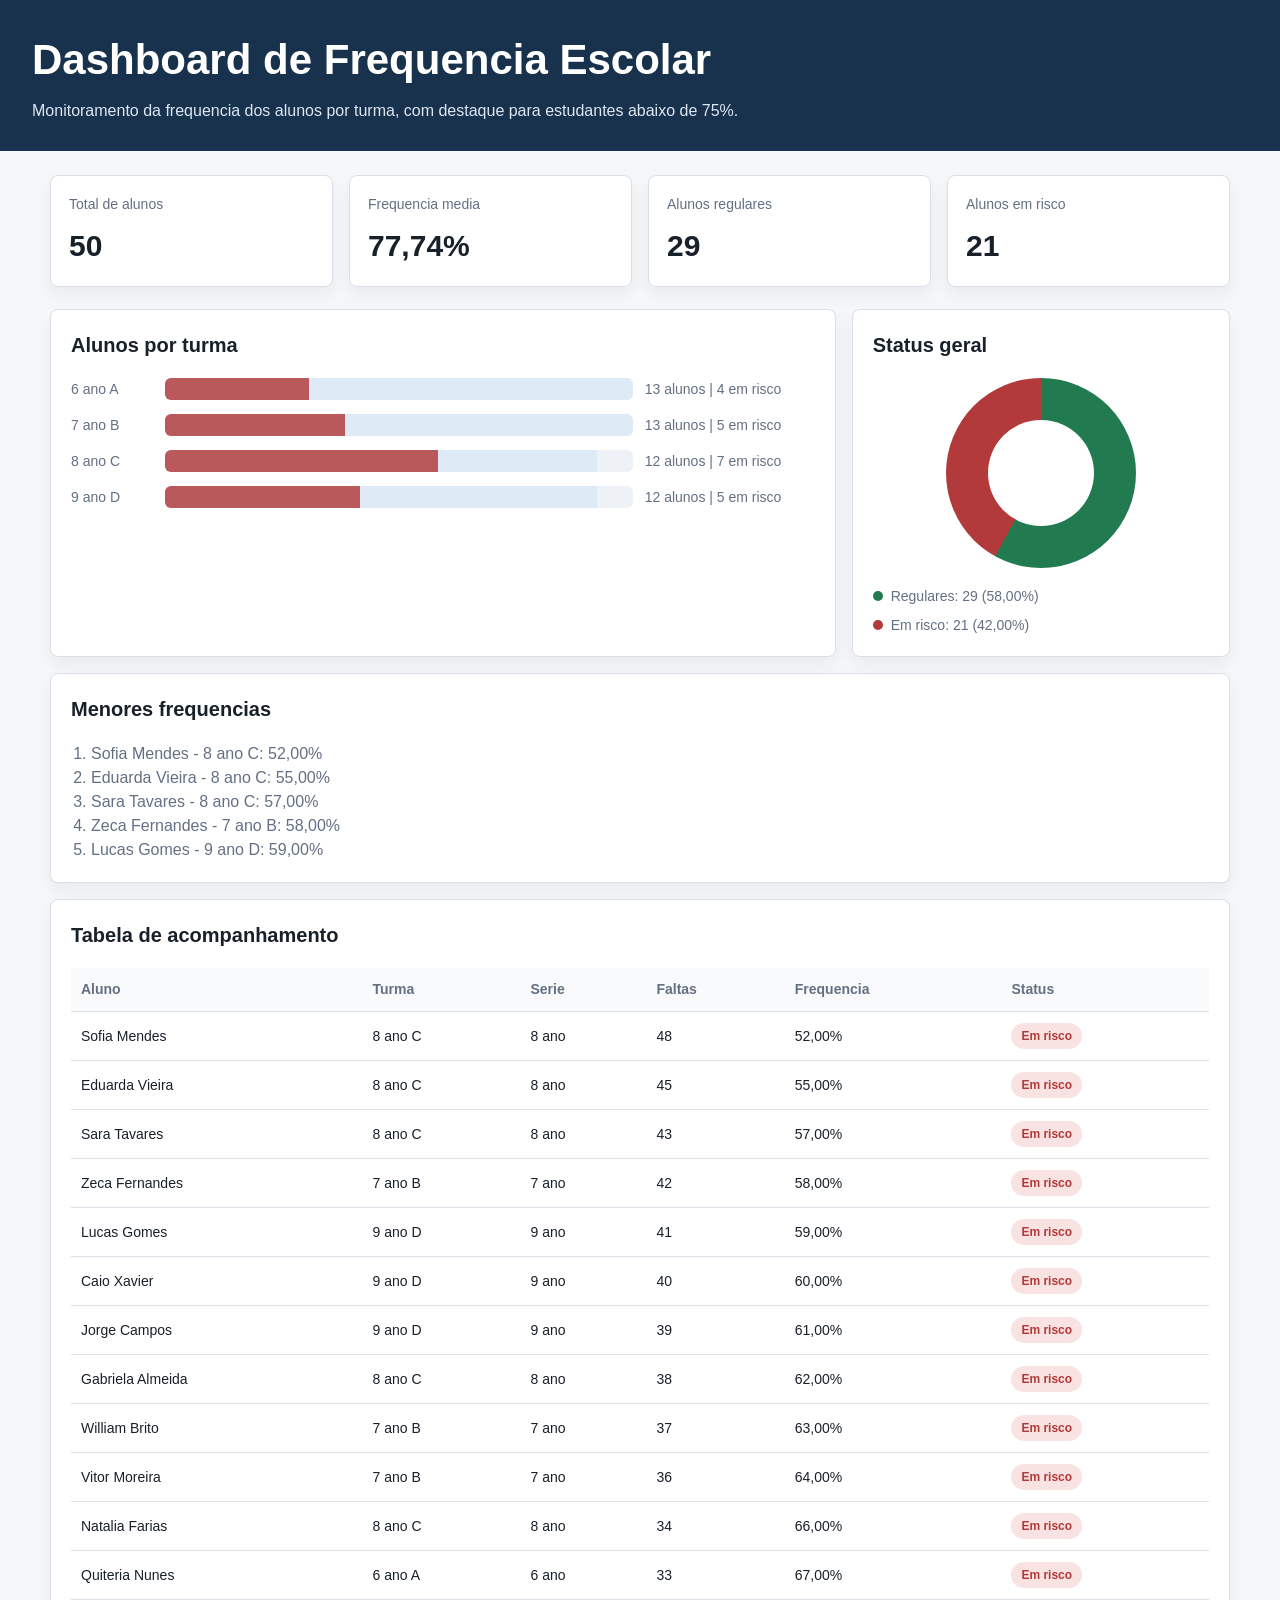
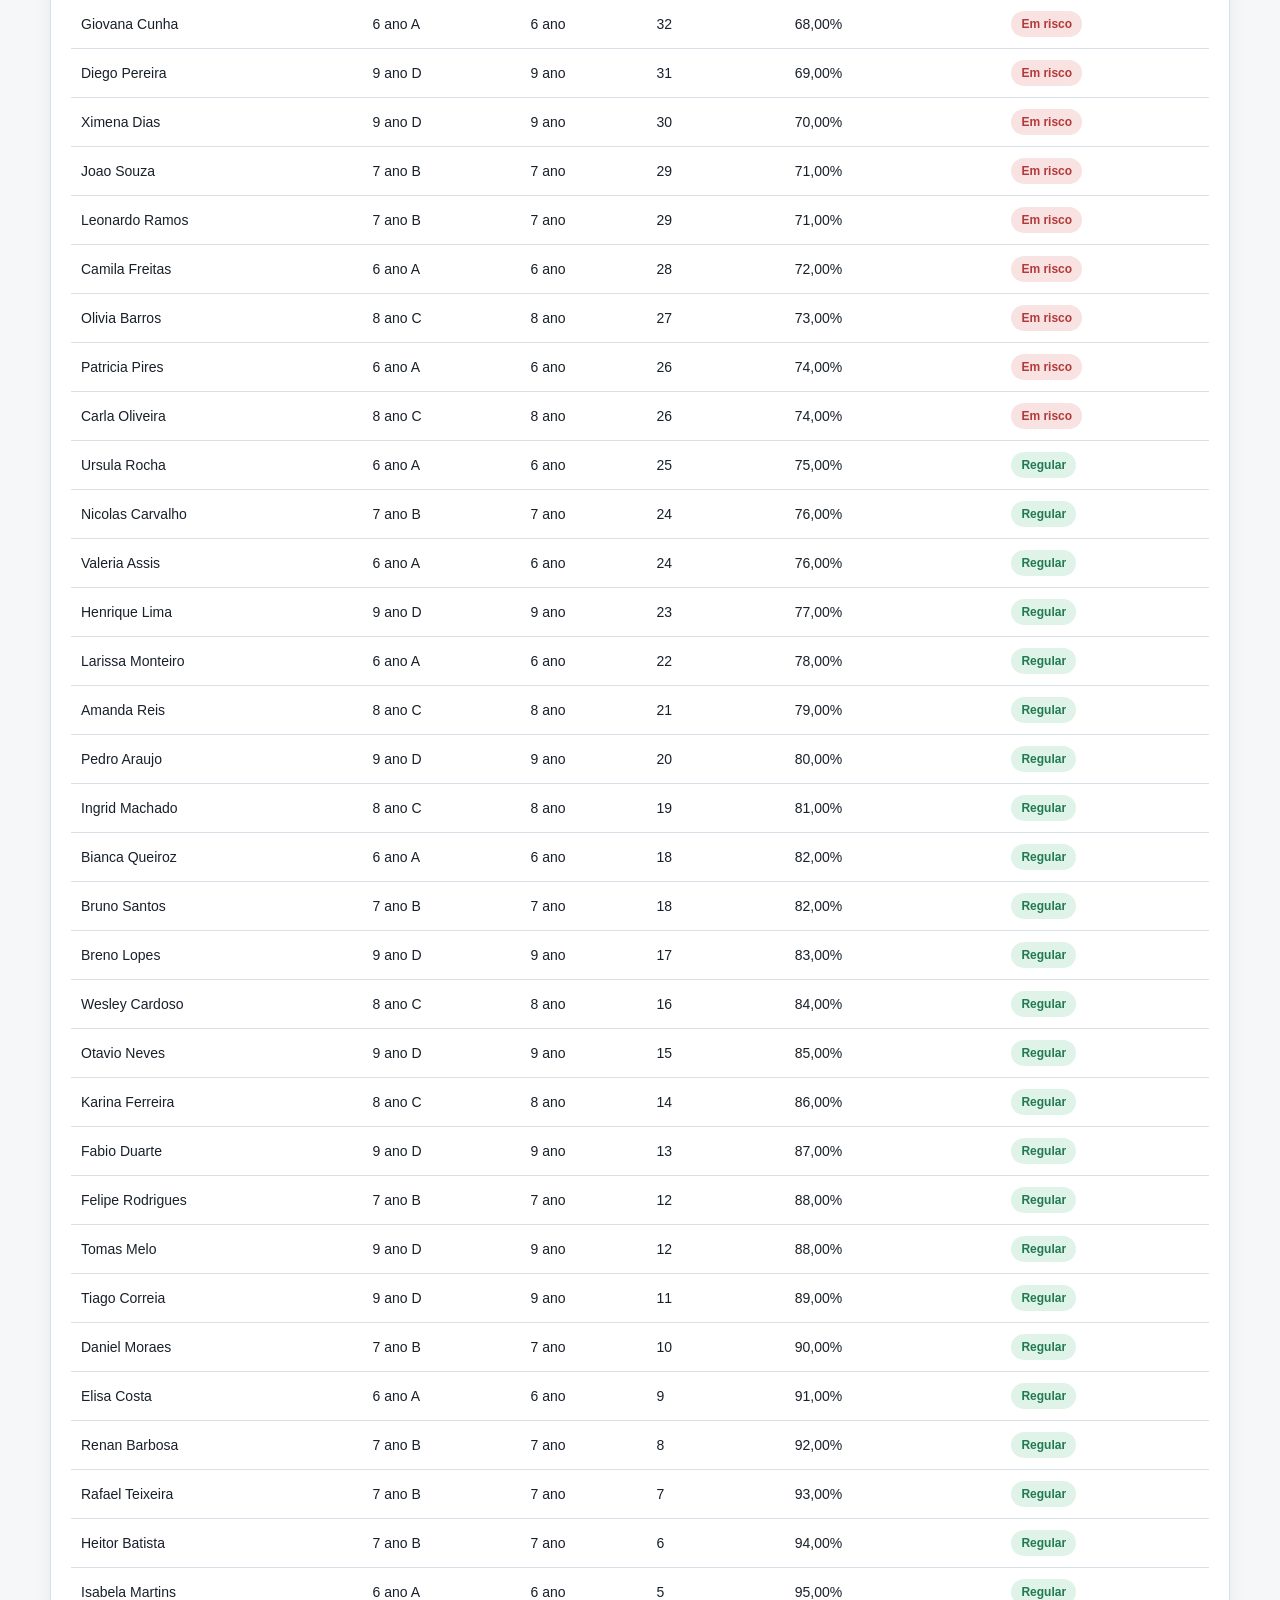
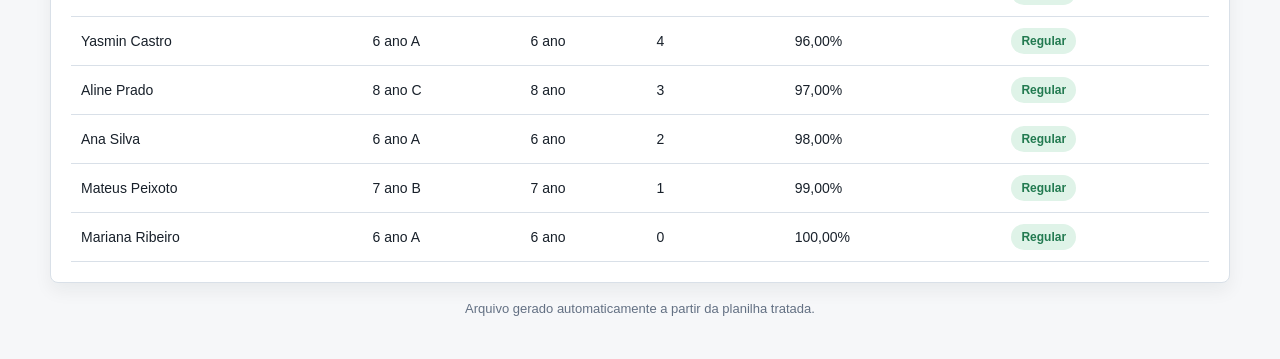
<file: index.html>
<!DOCTYPE html>
<html lang="pt-BR">
<head>
    <meta charset="UTF-8">
    <meta name="viewport" content="width=device-width, initial-scale=1.0">
    <title>Dashboard de Frequencia Escolar</title>
    <style>
        :root {
            --bg: #f6f7f9;
            --panel: #ffffff;
            --text: #18202a;
            --muted: #637083;
            --line: #d9e0e8;
            --regular: #227a50;
            --regular-soft: #dff3e8;
            --risk: #b23a3a;
            --risk-soft: #f8e2e2;
            --accent-soft: #dfeaf7;
        }

        * {
            box-sizing: border-box;
        }

        body {
            margin: 0;
            background: var(--bg);
            color: var(--text);
            font-family: Arial, Helvetica, sans-serif;
            line-height: 1.5;
        }

        header {
            background: #18324d;
            color: #ffffff;
            padding: 28px 32px;
        }

        header h1 {
            margin: 0 0 8px;
            font-size: clamp(26px, 4vw, 42px);
            font-weight: 700;
        }

        header p {
            margin: 0;
            max-width: 860px;
            color: #dce7f3;
        }

        main {
            width: min(1180px, calc(100% - 32px));
            margin: 24px auto 40px;
        }

        .cards {
            display: grid;
            grid-template-columns: repeat(4, minmax(0, 1fr));
            gap: 16px;
            margin-bottom: 22px;
        }

        .card, .panel {
            background: var(--panel);
            border: 1px solid var(--line);
            border-radius: 8px;
            box-shadow: 0 8px 18px rgba(24, 32, 42, 0.06);
        }

        .card {
            padding: 18px;
        }

        .card span {
            color: var(--muted);
            display: block;
            font-size: 14px;
            margin-bottom: 8px;
        }

        .card strong {
            display: block;
            font-size: 30px;
        }

        .grid {
            display: grid;
            grid-template-columns: 1.35fr 0.65fr;
            gap: 16px;
            margin-bottom: 16px;
        }

        .panel {
            padding: 20px;
        }

        h2 {
            font-size: 20px;
            margin: 0 0 18px;
        }

        .bar-row {
            display: grid;
            grid-template-columns: 82px 1fr 170px;
            gap: 12px;
            align-items: center;
            margin: 14px 0;
        }

        .bar-label, .bar-value {
            color: var(--muted);
            font-size: 14px;
        }

        .bar-track {
            position: relative;
            height: 22px;
            overflow: hidden;
            border-radius: 6px;
            background: #eef2f6;
        }

        .bar-total, .bar-risk {
            position: absolute;
            left: 0;
            top: 0;
            height: 100%;
        }

        .bar-total {
            background: var(--accent-soft);
        }

        .bar-risk {
            background: var(--risk);
            opacity: 0.82;
        }

        .donut {
            width: 190px;
            aspect-ratio: 1;
            margin: 8px auto 18px;
            border-radius: 50%;
            background: conic-gradient(
                var(--regular) 0 58.00%,
                var(--risk) 58.00% 100%
            );
            position: relative;
        }

        .donut::after {
            content: "";
            position: absolute;
            inset: 42px;
            border-radius: 50%;
            background: var(--panel);
        }

        .legend {
            display: grid;
            gap: 8px;
            color: var(--muted);
            font-size: 14px;
        }

        .legend span::before {
            content: "";
            display: inline-block;
            width: 10px;
            height: 10px;
            border-radius: 50%;
            margin-right: 8px;
        }

        .legend .regular::before {
            background: var(--regular);
        }

        .legend .risk::before {
            background: var(--risk);
        }

        .risk-list {
            margin: 0;
            padding-left: 20px;
            color: var(--muted);
        }

        .table-wrap {
            overflow-x: auto;
        }

        table {
            width: 100%;
            border-collapse: collapse;
            min-width: 760px;
        }

        th, td {
            border-bottom: 1px solid var(--line);
            padding: 11px 10px;
            text-align: left;
            font-size: 14px;
        }

        th {
            color: var(--muted);
            font-weight: 700;
            background: #f9fafc;
        }

        .badge {
            display: inline-block;
            border-radius: 999px;
            padding: 4px 10px;
            font-weight: 700;
            font-size: 12px;
        }

        .status-regular {
            color: var(--regular);
            background: var(--regular-soft);
        }

        .status-risco {
            color: var(--risk);
            background: var(--risk-soft);
        }

        footer {
            color: var(--muted);
            font-size: 13px;
            margin-top: 16px;
            text-align: center;
        }

        @media (max-width: 900px) {
            .cards {
                grid-template-columns: 1fr 1fr;
            }

            .grid {
                display: block;
            }

            .grid .panel {
                margin-bottom: 16px;
            }
        }

        @media (max-width: 620px) {
            header {
                padding: 24px 18px;
            }

            main {
                width: min(100% - 20px, 1180px);
            }

            .cards {
                grid-template-columns: 1fr;
            }

            .bar-row {
                grid-template-columns: 1fr;
                gap: 6px;
            }
        }
    </style>
</head>
<body>
    <header>
        <h1>Dashboard de Frequencia Escolar</h1>
        <p>Monitoramento da frequencia dos alunos por turma, com destaque para estudantes abaixo de 75%.</p>
    </header>

    <main>
        <section class="cards" aria-label="Indicadores principais">
            <div class="card"><span>Total de alunos</span><strong>50</strong></div>
            <div class="card"><span>Frequencia media</span><strong>77,74%</strong></div>
            <div class="card"><span>Alunos regulares</span><strong>29</strong></div>
            <div class="card"><span>Alunos em risco</span><strong>21</strong></div>
        </section>

        <section class="grid">
            <div class="panel">
                <h2>Alunos por turma</h2>
                
            <div class="bar-row">
                <div class="bar-label">6 ano A</div>
                <div class="bar-track" aria-label="13 alunos">
                    <div class="bar-total" style="width: 100.00%"></div>
                    <div class="bar-risk" style="width: 30.77%"></div>
                </div>
                <div class="bar-value">13 alunos | 4 em risco</div>
            </div>
            

            <div class="bar-row">
                <div class="bar-label">7 ano B</div>
                <div class="bar-track" aria-label="13 alunos">
                    <div class="bar-total" style="width: 100.00%"></div>
                    <div class="bar-risk" style="width: 38.46%"></div>
                </div>
                <div class="bar-value">13 alunos | 5 em risco</div>
            </div>
            

            <div class="bar-row">
                <div class="bar-label">8 ano C</div>
                <div class="bar-track" aria-label="12 alunos">
                    <div class="bar-total" style="width: 92.31%"></div>
                    <div class="bar-risk" style="width: 58.33%"></div>
                </div>
                <div class="bar-value">12 alunos | 7 em risco</div>
            </div>
            

            <div class="bar-row">
                <div class="bar-label">9 ano D</div>
                <div class="bar-track" aria-label="12 alunos">
                    <div class="bar-total" style="width: 92.31%"></div>
                    <div class="bar-risk" style="width: 41.67%"></div>
                </div>
                <div class="bar-value">12 alunos | 5 em risco</div>
            </div>
            
            </div>

            <div class="panel">
                <h2>Status geral</h2>
                <div class="donut" aria-label="Grafico de status geral"></div>
                <div class="legend">
                    <span class="regular">Regulares: 29 (58,00%)</span>
                    <span class="risk">Em risco: 21 (42,00%)</span>
                </div>
            </div>
        </section>

        <section class="panel">
            <h2>Menores frequencias</h2>
            <ol class="risk-list">
                <li>Sofia Mendes - 8 ano C: 52,00%</li>
<li>Eduarda Vieira - 8 ano C: 55,00%</li>
<li>Sara Tavares - 8 ano C: 57,00%</li>
<li>Zeca Fernandes - 7 ano B: 58,00%</li>
<li>Lucas Gomes - 9 ano D: 59,00%</li>
            </ol>
        </section>

        <section class="panel" style="margin-top: 16px;">
            <h2>Tabela de acompanhamento</h2>
            <div class="table-wrap">
                <table>
                    <thead>
                        <tr>
                            <th>Aluno</th>
                            <th>Turma</th>
                            <th>Serie</th>
                            <th>Faltas</th>
                            <th>Frequencia</th>
                            <th>Status</th>
                        </tr>
                    </thead>
                    <tbody>
                        <tr><td>Sofia Mendes</td><td>8 ano C</td><td>8 ano</td><td>48</td><td>52,00%</td><td><span class="badge status-risco">Em risco</span></td></tr>
<tr><td>Eduarda Vieira</td><td>8 ano C</td><td>8 ano</td><td>45</td><td>55,00%</td><td><span class="badge status-risco">Em risco</span></td></tr>
<tr><td>Sara Tavares</td><td>8 ano C</td><td>8 ano</td><td>43</td><td>57,00%</td><td><span class="badge status-risco">Em risco</span></td></tr>
<tr><td>Zeca Fernandes</td><td>7 ano B</td><td>7 ano</td><td>42</td><td>58,00%</td><td><span class="badge status-risco">Em risco</span></td></tr>
<tr><td>Lucas Gomes</td><td>9 ano D</td><td>9 ano</td><td>41</td><td>59,00%</td><td><span class="badge status-risco">Em risco</span></td></tr>
<tr><td>Caio Xavier</td><td>9 ano D</td><td>9 ano</td><td>40</td><td>60,00%</td><td><span class="badge status-risco">Em risco</span></td></tr>
<tr><td>Jorge Campos</td><td>9 ano D</td><td>9 ano</td><td>39</td><td>61,00%</td><td><span class="badge status-risco">Em risco</span></td></tr>
<tr><td>Gabriela Almeida</td><td>8 ano C</td><td>8 ano</td><td>38</td><td>62,00%</td><td><span class="badge status-risco">Em risco</span></td></tr>
<tr><td>William Brito</td><td>7 ano B</td><td>7 ano</td><td>37</td><td>63,00%</td><td><span class="badge status-risco">Em risco</span></td></tr>
<tr><td>Vitor Moreira</td><td>7 ano B</td><td>7 ano</td><td>36</td><td>64,00%</td><td><span class="badge status-risco">Em risco</span></td></tr>
<tr><td>Natalia Farias</td><td>8 ano C</td><td>8 ano</td><td>34</td><td>66,00%</td><td><span class="badge status-risco">Em risco</span></td></tr>
<tr><td>Quiteria Nunes</td><td>6 ano A</td><td>6 ano</td><td>33</td><td>67,00%</td><td><span class="badge status-risco">Em risco</span></td></tr>
<tr><td>Giovana Cunha</td><td>6 ano A</td><td>6 ano</td><td>32</td><td>68,00%</td><td><span class="badge status-risco">Em risco</span></td></tr>
<tr><td>Diego Pereira</td><td>9 ano D</td><td>9 ano</td><td>31</td><td>69,00%</td><td><span class="badge status-risco">Em risco</span></td></tr>
<tr><td>Ximena Dias</td><td>9 ano D</td><td>9 ano</td><td>30</td><td>70,00%</td><td><span class="badge status-risco">Em risco</span></td></tr>
<tr><td>Joao Souza</td><td>7 ano B</td><td>7 ano</td><td>29</td><td>71,00%</td><td><span class="badge status-risco">Em risco</span></td></tr>
<tr><td>Leonardo Ramos</td><td>7 ano B</td><td>7 ano</td><td>29</td><td>71,00%</td><td><span class="badge status-risco">Em risco</span></td></tr>
<tr><td>Camila Freitas</td><td>6 ano A</td><td>6 ano</td><td>28</td><td>72,00%</td><td><span class="badge status-risco">Em risco</span></td></tr>
<tr><td>Olivia Barros</td><td>8 ano C</td><td>8 ano</td><td>27</td><td>73,00%</td><td><span class="badge status-risco">Em risco</span></td></tr>
<tr><td>Patricia Pires</td><td>6 ano A</td><td>6 ano</td><td>26</td><td>74,00%</td><td><span class="badge status-risco">Em risco</span></td></tr>
<tr><td>Carla Oliveira</td><td>8 ano C</td><td>8 ano</td><td>26</td><td>74,00%</td><td><span class="badge status-risco">Em risco</span></td></tr>
<tr><td>Ursula Rocha</td><td>6 ano A</td><td>6 ano</td><td>25</td><td>75,00%</td><td><span class="badge status-regular">Regular</span></td></tr>
<tr><td>Nicolas Carvalho</td><td>7 ano B</td><td>7 ano</td><td>24</td><td>76,00%</td><td><span class="badge status-regular">Regular</span></td></tr>
<tr><td>Valeria Assis</td><td>6 ano A</td><td>6 ano</td><td>24</td><td>76,00%</td><td><span class="badge status-regular">Regular</span></td></tr>
<tr><td>Henrique Lima</td><td>9 ano D</td><td>9 ano</td><td>23</td><td>77,00%</td><td><span class="badge status-regular">Regular</span></td></tr>
<tr><td>Larissa Monteiro</td><td>6 ano A</td><td>6 ano</td><td>22</td><td>78,00%</td><td><span class="badge status-regular">Regular</span></td></tr>
<tr><td>Amanda Reis</td><td>8 ano C</td><td>8 ano</td><td>21</td><td>79,00%</td><td><span class="badge status-regular">Regular</span></td></tr>
<tr><td>Pedro Araujo</td><td>9 ano D</td><td>9 ano</td><td>20</td><td>80,00%</td><td><span class="badge status-regular">Regular</span></td></tr>
<tr><td>Ingrid Machado</td><td>8 ano C</td><td>8 ano</td><td>19</td><td>81,00%</td><td><span class="badge status-regular">Regular</span></td></tr>
<tr><td>Bianca Queiroz</td><td>6 ano A</td><td>6 ano</td><td>18</td><td>82,00%</td><td><span class="badge status-regular">Regular</span></td></tr>
<tr><td>Bruno Santos</td><td>7 ano B</td><td>7 ano</td><td>18</td><td>82,00%</td><td><span class="badge status-regular">Regular</span></td></tr>
<tr><td>Breno Lopes</td><td>9 ano D</td><td>9 ano</td><td>17</td><td>83,00%</td><td><span class="badge status-regular">Regular</span></td></tr>
<tr><td>Wesley Cardoso</td><td>8 ano C</td><td>8 ano</td><td>16</td><td>84,00%</td><td><span class="badge status-regular">Regular</span></td></tr>
<tr><td>Otavio Neves</td><td>9 ano D</td><td>9 ano</td><td>15</td><td>85,00%</td><td><span class="badge status-regular">Regular</span></td></tr>
<tr><td>Karina Ferreira</td><td>8 ano C</td><td>8 ano</td><td>14</td><td>86,00%</td><td><span class="badge status-regular">Regular</span></td></tr>
<tr><td>Fabio Duarte</td><td>9 ano D</td><td>9 ano</td><td>13</td><td>87,00%</td><td><span class="badge status-regular">Regular</span></td></tr>
<tr><td>Felipe Rodrigues</td><td>7 ano B</td><td>7 ano</td><td>12</td><td>88,00%</td><td><span class="badge status-regular">Regular</span></td></tr>
<tr><td>Tomas Melo</td><td>9 ano D</td><td>9 ano</td><td>12</td><td>88,00%</td><td><span class="badge status-regular">Regular</span></td></tr>
<tr><td>Tiago Correia</td><td>9 ano D</td><td>9 ano</td><td>11</td><td>89,00%</td><td><span class="badge status-regular">Regular</span></td></tr>
<tr><td>Daniel Moraes</td><td>7 ano B</td><td>7 ano</td><td>10</td><td>90,00%</td><td><span class="badge status-regular">Regular</span></td></tr>
<tr><td>Elisa Costa</td><td>6 ano A</td><td>6 ano</td><td>9</td><td>91,00%</td><td><span class="badge status-regular">Regular</span></td></tr>
<tr><td>Renan Barbosa</td><td>7 ano B</td><td>7 ano</td><td>8</td><td>92,00%</td><td><span class="badge status-regular">Regular</span></td></tr>
<tr><td>Rafael Teixeira</td><td>7 ano B</td><td>7 ano</td><td>7</td><td>93,00%</td><td><span class="badge status-regular">Regular</span></td></tr>
<tr><td>Heitor Batista</td><td>7 ano B</td><td>7 ano</td><td>6</td><td>94,00%</td><td><span class="badge status-regular">Regular</span></td></tr>
<tr><td>Isabela Martins</td><td>6 ano A</td><td>6 ano</td><td>5</td><td>95,00%</td><td><span class="badge status-regular">Regular</span></td></tr>
<tr><td>Yasmin Castro</td><td>6 ano A</td><td>6 ano</td><td>4</td><td>96,00%</td><td><span class="badge status-regular">Regular</span></td></tr>
<tr><td>Aline Prado</td><td>8 ano C</td><td>8 ano</td><td>3</td><td>97,00%</td><td><span class="badge status-regular">Regular</span></td></tr>
<tr><td>Ana Silva</td><td>6 ano A</td><td>6 ano</td><td>2</td><td>98,00%</td><td><span class="badge status-regular">Regular</span></td></tr>
<tr><td>Mateus Peixoto</td><td>7 ano B</td><td>7 ano</td><td>1</td><td>99,00%</td><td><span class="badge status-regular">Regular</span></td></tr>
<tr><td>Mariana Ribeiro</td><td>6 ano A</td><td>6 ano</td><td>0</td><td>100,00%</td><td><span class="badge status-regular">Regular</span></td></tr>
                    </tbody>
                </table>
            </div>
        </section>

        <footer>Arquivo gerado automaticamente a partir da planilha tratada.</footer>
    </main>
</body>
</html>
</file>
